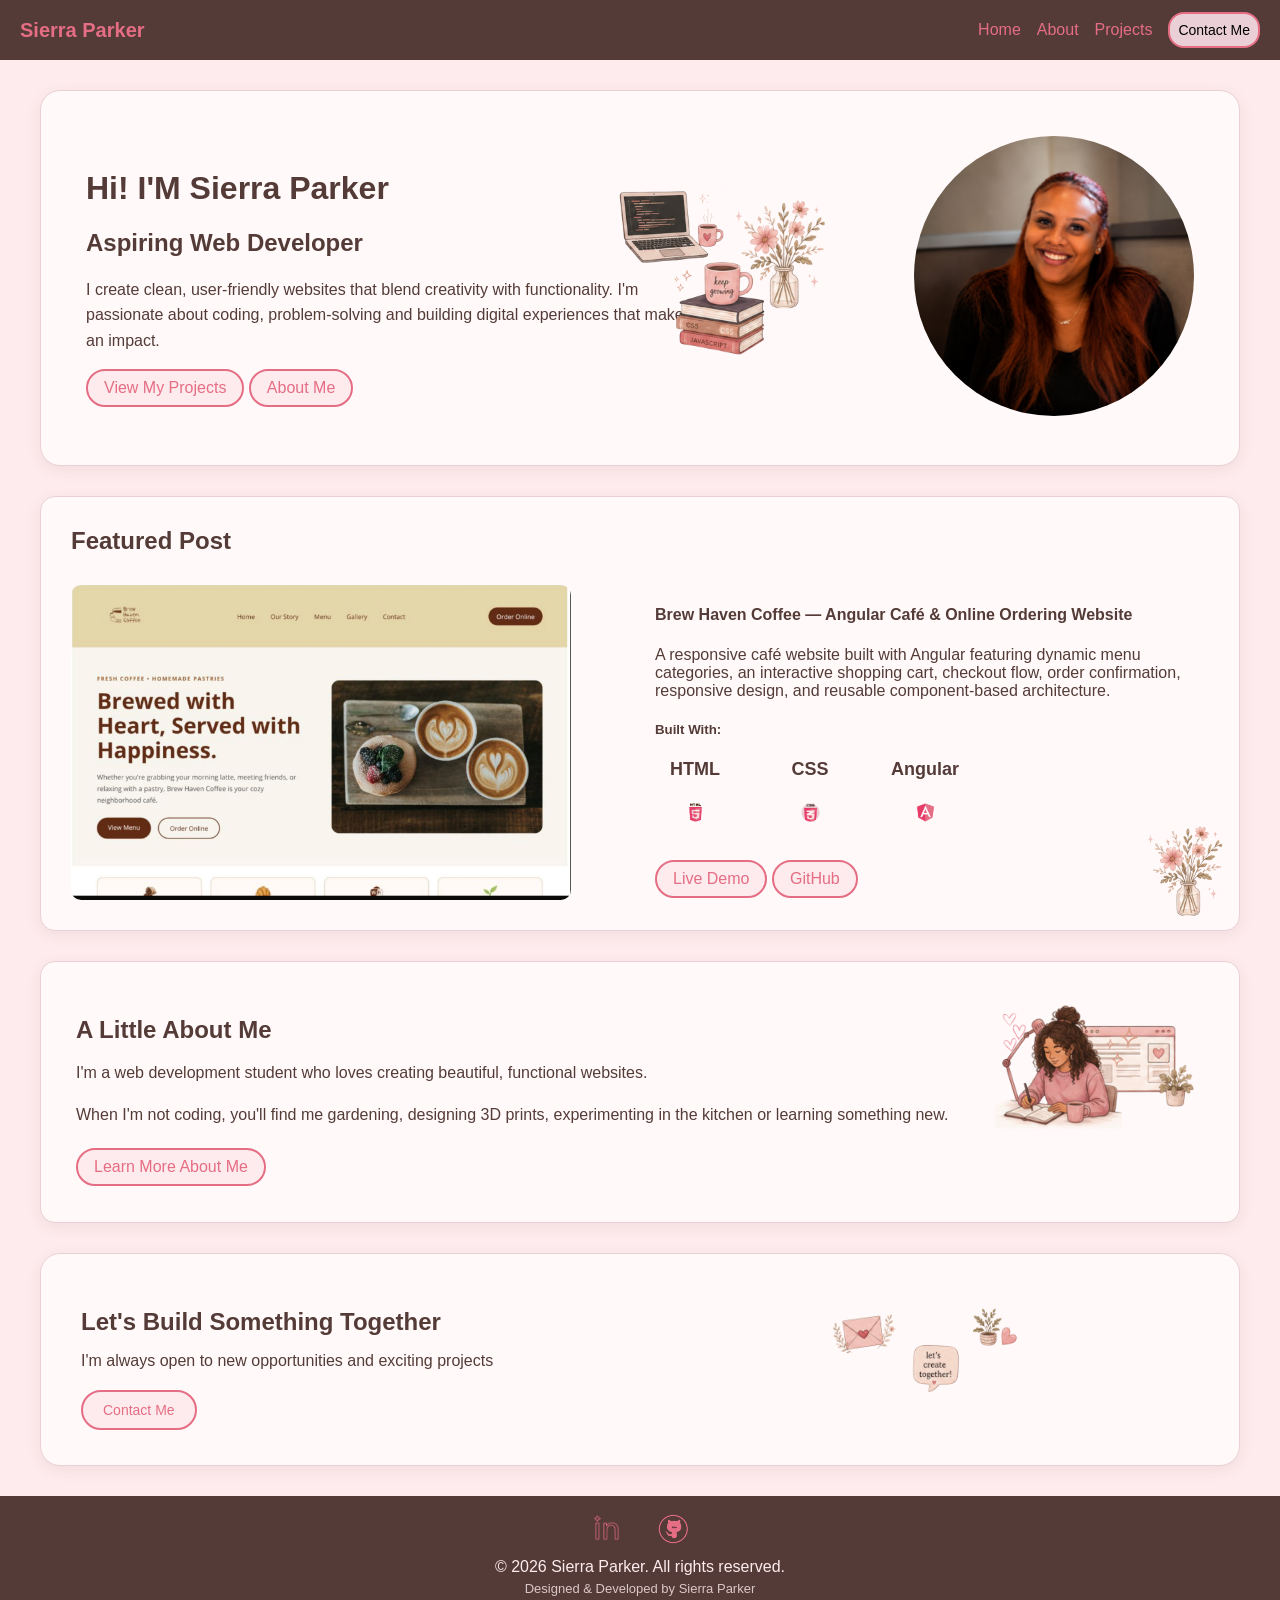
<file: index.html>
<!DOCTYPE html>
<html lang="en">

<head>
    <meta charset="UTF-8">
    <meta name="viewport" content="width=device-width, initial-scale=1.0">
    <title>Sierra's Portfolio</title>
    <link rel="stylesheet" href="css/style.css">
    <link rel="stylesheet" href="css/responsive.css">
</head>

<body>
    <nav class="navbar">
        <div class="logo">
            <a href="index.html">Sierra Parker</a>
        </div>
        <div class="nav-links">
            <a href="index.html">Home</a>
            <a href="about.html">About</a>
            <a href="projects.html">Projects</a>
            <button id="contactBtn">Contact Me</button>
        </div>
    </nav>
    <div id="contactPanel" class="contact-panel">
        <button id="closePanel">&times;</button>
        <h3>Lets work together!!!</h3>
        <p>I'd love to bring your ideas to life.</p>
        <p>
            Email:
            <a href="mailto:parkersierra28@gmail.com">
                parkersierra28@gmail.com
            </a>
        </p>
        <div class="social-links">
            <p>Connect With Me Online:</p>
            <a class="socials" href="https://linkedin.com/in/sierralparker" target="_blank">
                <img src="assets/page-illustration/linked-in.png" alt="">
            </a>

            <a class="socials" href="https://github.com/Siiierraaaaaa" target="_blank">
                <img src="assets/page-illustration/github.png" alt="">
            </a>
        </div>


        <p>Have a project in mind? Send me a message below or email me directly. I typically respond within 24–48 hours.
        </p>
        <form class="contact-form" action="https://formspree.io/f/xqpzdqqo" method="POST">
            <input type="hidden" name="_next" value="https://sierra-portfolio-puce.vercel.app/">
            <label for="name">Name</label>
            <input type="text" id="name" name="name" placeholder="Your name" required>

            <label for="email">Email</label>
            <input type="email" id="email" name="email" placeholder="Your email" required>

            <label for="message">Message</label>
            <textarea id="message" name="message" placeholder="Tell me about your project..." rows="5"
                required></textarea>

            <button type="submit">Send Message</button>

        </form>
    </div>
    <div class="intro-section">
        <div class="welcome-post">
            <h1>Hi! I'M Sierra Parker</h1>
            <h2> Aspiring Web Developer</h2>
            <p>I create clean, user-friendly websites that blend creativity with functionality. I'm passionate about
                coding, problem-solving and building digital experiences that make an impact.</p>
            <a href="projects.html" target="_blank" class="btn">
                View My Projects
            </a>
            <a href="about.html" target="_blank" class="btn">
                About Me
            </a>

        </div>

        <div class="img">
            <img src="assets/sierra-headshot.PNG" alt="Sierra Parker Headshot" class="profile-pic">
        </div>
        <div class="hero-illustrations">
            <img src="assets/page-illustration/hero-dev.png" alt="" class="hero-illustration hero-dev">
            <img src="assets/page-illustration/hero-flowers.png" alt="" class="hero-illustration hero-flowers">
            <img src="assets/page-illustration/hero-books.png" alt="" class="hero-illustration hero-books">
        </div>

    </div>
    <div class="featured">

        <div class="featured-card">

            <div class="featured-title">
                <h2>Featured Post</h2>
            </div>
            <img src="assets/Brew-Haven-Coffee.png" alt="Screenshot of the Brew Haven Coffee website">

            <div class="featured-description">
                <h4>Brew Haven Coffee — Angular Café & Online Ordering Website</h4>

                <p>
                    A responsive café website built with Angular featuring dynamic menu categories, an interactive
                    shopping cart, checkout flow, order confirmation, responsive design, and reusable component-based
                    architecture.
                </p>

                <h5>Built With:</h5>

                <div class="featured-technologies">

                    <div class="featured-technology">
                        <span>HTML</span>
                        <img src="assets/icons/html-icon.png" alt="HTML">
                    </div>

                    <div class="featured-technology">
                        <span>CSS</span>
                        <img src="assets/icons/css-icon.png" alt="CSS">
                    </div>

                    <div class="featured-technology">
                        <span>Angular</span>
                        <img src="assets/icons/angular-icon.png" alt="JavaScript">
                    </div>

                </div>
                <div class="featured-illustration">
                    <img src="assets/page-illustration/hero-flowers.png" alt="">
                </div>

                <div class="featured-links">

                    <a href="https://brew-haven-mu-red.vercel.app/" target="_blank" class="btn">
                        Live Demo
                    </a>
                    <a href="https://github.com/Siiierraaaaaa/Brew-Haven" target="_blank" class="btn">
                        GitHub
                    </a>
                </div>
            </div>
        </div>
    </div>
    <div class="about-me">
        <h2>A Little About Me</h2>
        <p>I'm a web development student who loves creating beautiful, functional websites.</p>
        <p>When I'm not coding, you'll find me gardening, designing 3D prints, experimenting in the kitchen or learning
            something new.</p>
        <a href="about.html" target="_blank" class="btn">
            Learn More About Me
            <div class="about-illustrations">
                <img src="assets/page-illustration/about-desk.png" alt="" class="about-desk">
                <img src="assets/page-illustration/about-browser.png" alt="" class="about-browser">
                <img src="assets/page-illustration/about-me.png" alt="" class="about-me-img">
            </div>
        </a>
    </div>

    <div class="contact-me">
        <h2>Let's Build Something Together</h2>
        <p>I'm always open to new opportunities and exciting projects</p>
        <button id="contactBtn2">Contact Me</button>
        <div class="contact-illustrations">
            <img src="assets/page-illustration/contact-envelope.png" alt="" class="contact-envelope">
            <img src="assets/page-illustration/contact-speech.png" alt="" class="contact-speech">
            <img src="assets/page-illustration/contact-plant.png" alt="" class="contact-plant">
        </div>
    </div>

    <footer>
        <div class="social-links">

            <a class="socials" href="https://linkedin.com/in/sierralparker" target="_blank">
                <img src="assets/page-illustration/linked-in.png" alt="LinkedIn">
            </a>

            <a class="socials" href="https://github.com/Siiierraaaaaa" target="_blank">
                <img src="assets/page-illustration/github.png" alt="GitHub">
            </a>

        </div>

        <p>&copy; 2026 Sierra Parker. All rights reserved.</p>

        <p class="footer-credit">
            Designed & Developed by Sierra Parker
        </p>
    </footer>

    <script src="js/app.js"></script>
</body>

</html>
</file>
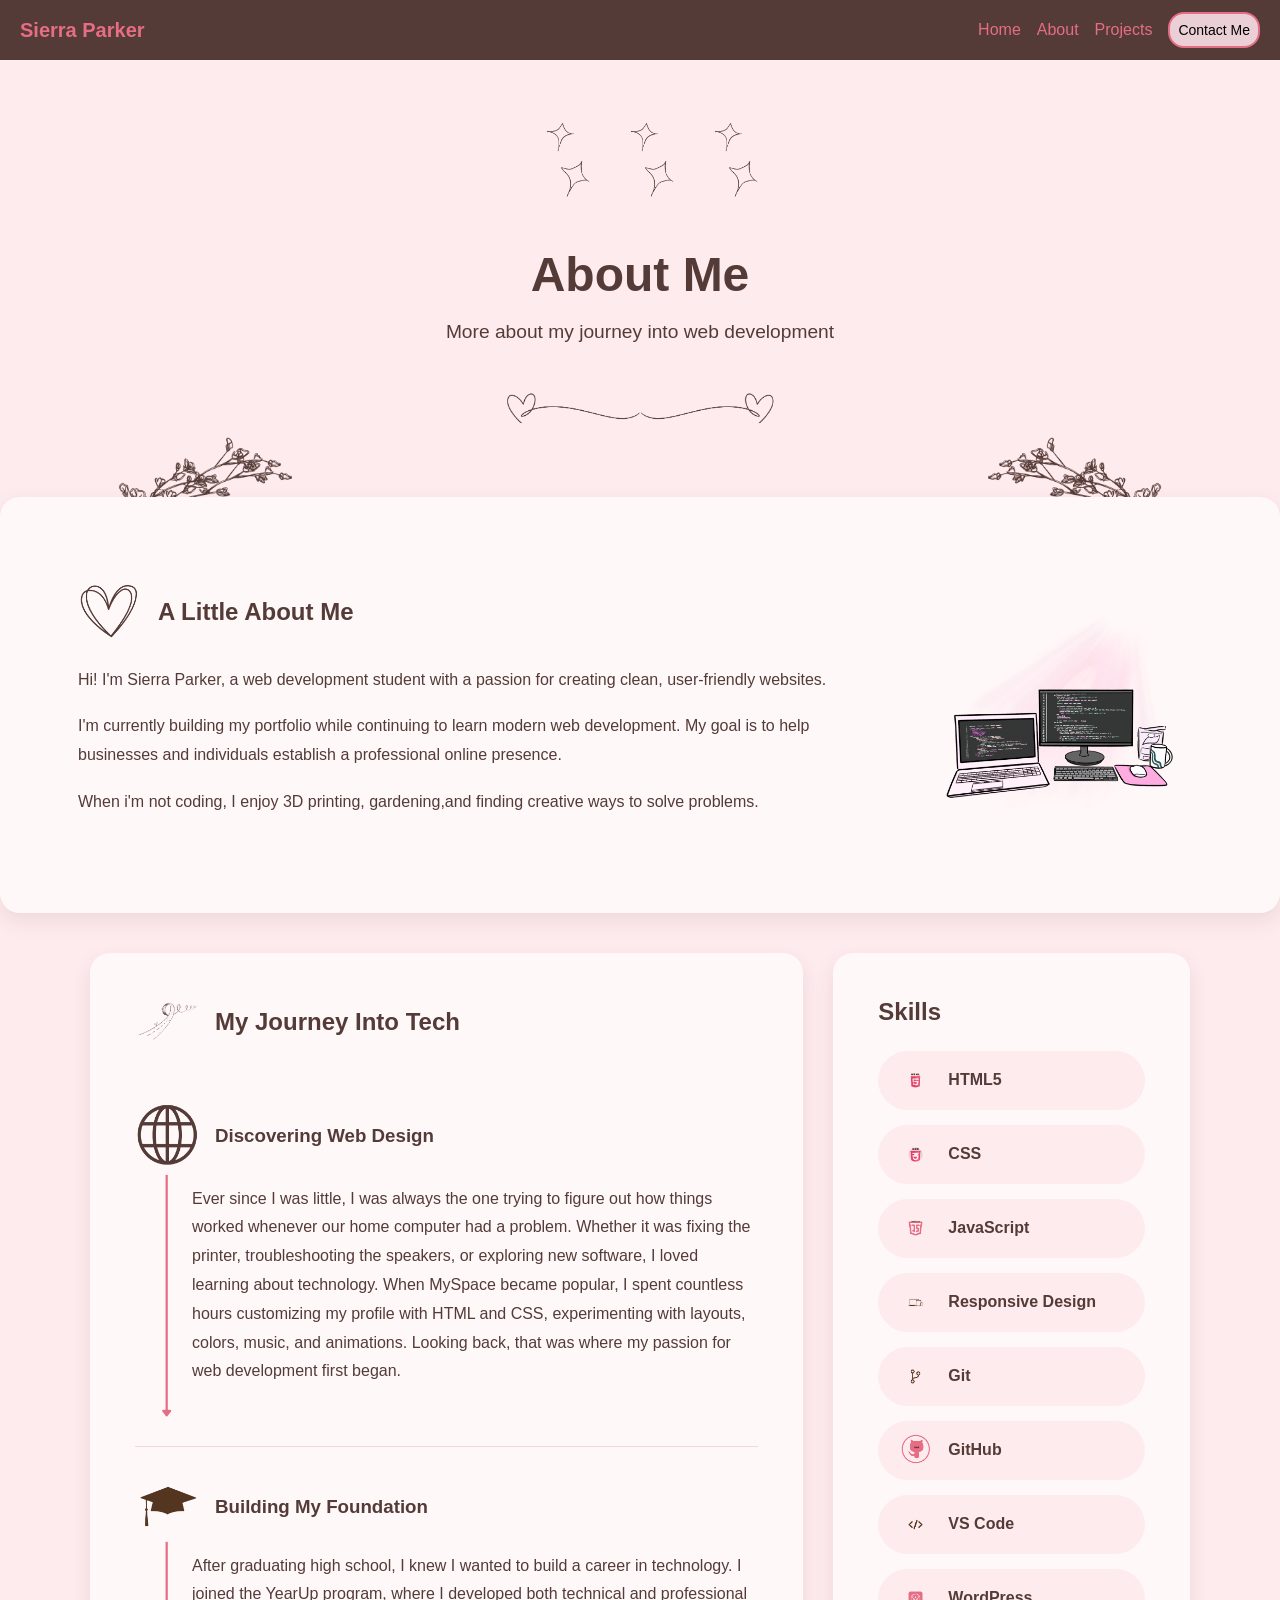
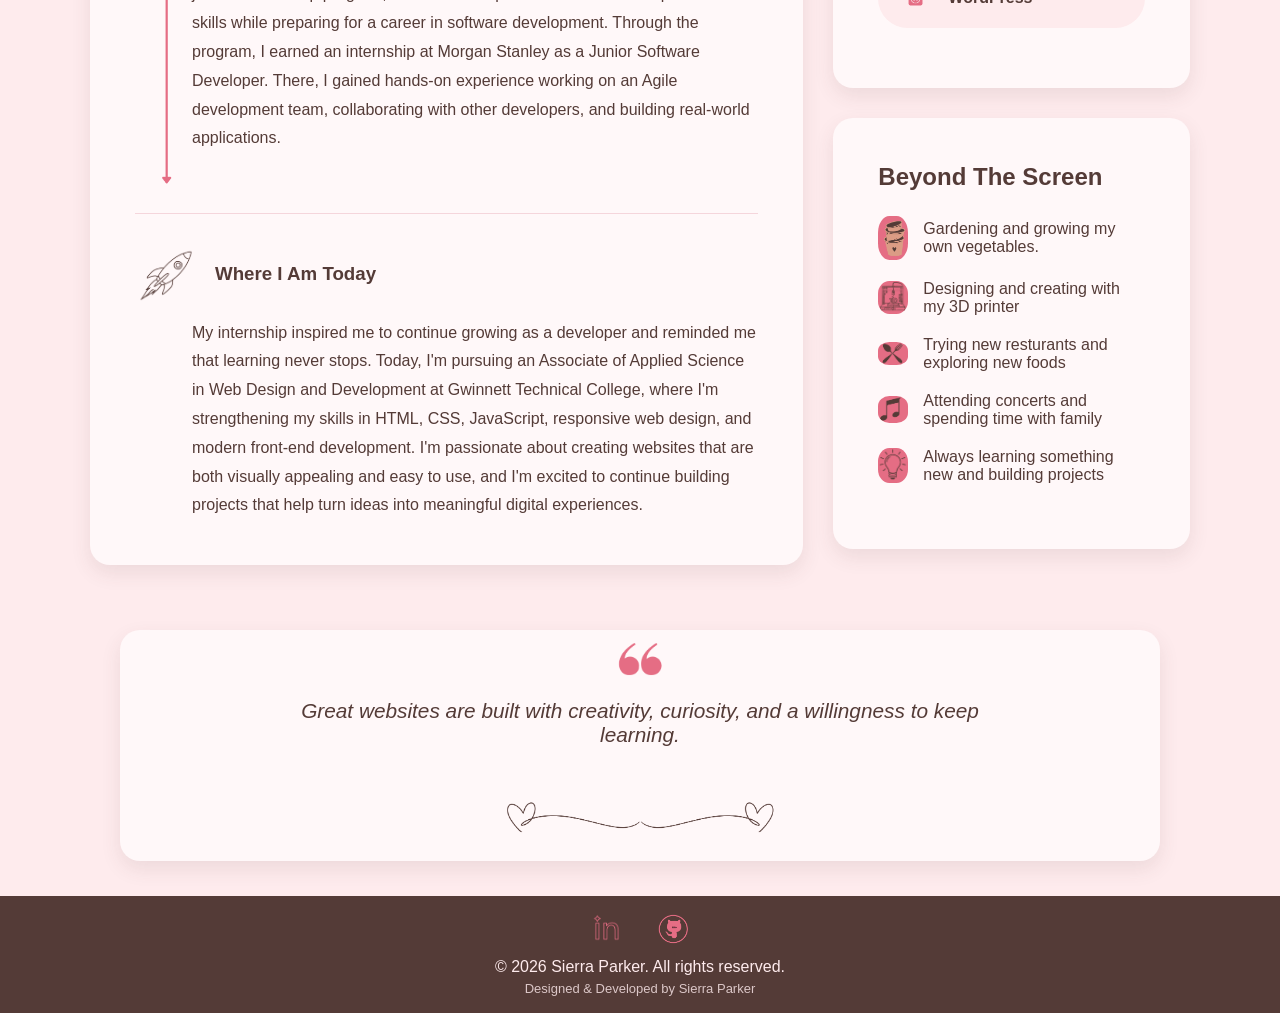
<file: about.html>
<!DOCTYPE html>
<html lang="en">

<head>
    <meta charset="UTF-8">
    <meta name="viewport" content="width=device-width, initial-scale=1.0">
    <title>About Me</title>
    <link rel="stylesheet" href="css/style.css">
    <link rel="stylesheet" href="css/responsive.css">
</head>

<body>
    <nav class="navbar">
        <div class="logo">
            <a href="index.html">Sierra Parker</a>
        </div>
        <div class="nav-links">
            <a href="index.html">Home</a>
            <a href="about.html">About</a>
            <a href="projects.html">Projects</a>
            <button id="contactBtn">Contact Me</button>
        </div>
    </nav>
    <div id="contactPanel" class="contact-panel">
        <button id="closePanel">&times;</button>
        <h3>Lets work together!!!</h3>
        <p>I'd love to bring your ideas to life.</p>
        <p>
            Email:
            <a href="mailto:parkersierra28@gmail.com">
                parkersierra28@gmail.com
            </a>
        </p>
        <div class="social-links">
            <p>Connect With Me Online:</p>
            <a class="socials" href="https://linkedin.com/in/sierralparker" target="_blank">
                <img src="assets/page-illustration/linked-in.png" alt="">
            </a>

            <a class="socials" href="https://github.com/Siiierraaaaaa" target="_blank">
                <img src="assets/page-illustration/github.png" alt="">
            </a>
        </div>

        <p>Have a project in mind? Send me a message below or email me directly. I typically respond within 24–48 hours.
        </p>
        <form class="contact-form" action="https://formspree.io/f/xqpzdqqo" method="POST">
            <input type="hidden" name="_next" value="https://sierra-portfolio-puce.vercel.app/">
            <label for="name">Name</label>
            <input type="text" id="name" name="name" placeholder="Your name" required>

            <label for="email">Email</label>
            <input type="email" id="email" name="email" placeholder="Your email" required>

            <label for="message">Message</label>
            <textarea id="message" name="message" placeholder="Tell me about your project..." rows="5"
                required></textarea>

            <button type="submit">Send Message</button>

        </form>
    </div>
    <main>
        <section class="about-header">
            <img src="assets/page-illustration/twinkles.png" class="sparkle" alt="">
            <img src="assets/page-illustration/twinkles.png" class="sparkle" alt="">
            <img src="assets/page-illustration/twinkles.png" class="sparkle" alt="">
            <h1>About Me</h1>
            <p>More about my journey into web development</p>
            <img src="assets/page-illustration/heartline.png" class="heart-divider" alt="">
        </section>

        <img src="assets/page-illustration/floweroutline.png" class="flower-illustration"
            alt="Decorative flower illustration">
        <img src="assets/page-illustration/floweroutline-right.png" class="flower-illustrations"
            alt="Decorative flower illustration">

        <section class="card">
            <div class="intro-card">

                <div class="intro-text">

                    <div class="icon-title">
                        <img src="assets/page-illustration/heart.png" class="timeline-icon" alt="Heart illustration">

                        <h2>A Little About Me</h2>
                    </div>

                    <p>Hi! I'm Sierra Parker, a web development student with a passion for creating clean, user-friendly
                        websites.</p>
                    <p>I'm currently building my portfolio while continuing to learn modern web development. My goal is
                        to
                        help
                        businesses and individuals establish a professional online presence.</p>
                    <p>When i'm not coding, I enjoy 3D printing, gardening,and finding creative ways to solve problems.
                    </p>

                </div>

                <img src="assets/page-illustration/codingsetup.png" class="hero-image"
                    alt="Computer setup with coding on screen">

            </div>

        </section>

        <div class="layout-grid">
            <section class="card journey-card">
                <div class="icon-title">
                    <img src="assets/page-illustration/journey.png" class="timeline-icon" alt="">
                    <h2>My Journey Into Tech</h2>
                </div>

                <div class="journey-bio">

                    <div class="journey-icon">
                        <img src="assets/page-illustration/worldwideweb.png" class="timeline-icon" alt="">
                        <h3>Discovering Web Design</h3>
                    </div>

                    <div class="journey-content">

                        <p>Ever since I was little, I was always the one trying to figure out how things worked whenever
                            our home computer had a problem. Whether it was fixing the printer, troubleshooting the
                            speakers, or exploring new software, I loved learning about technology. When MySpace became
                            popular, I
                            spent countless hours customizing my profile with HTML and CSS, experimenting with layouts,
                            colors, music, and animations. Looking back, that was where my passion for web development
                            first began.</p>
                    </div>

                    <img src="assets/page-illustration/arrow.png" class="timeline-arrow" alt="">

                </div>

                <div class="journey-bio">

                    <div class="journey-icon">
                        <img src="assets/page-illustration/cap.png" class="timeline-icon" alt="">
                        <h3>Building My Foundation</h3>
                    </div>

                    <div class="journey-content">

                        <p>After graduating high school, I knew I wanted to build a career in technology. I joined the
                            YearUp program, where I developed both technical and professional skills while preparing for
                            a
                            career in software development. Through the program, I earned an internship at Morgan
                            Stanley as a
                            Junior Software Developer. There, I gained hands-on experience working on an Agile
                            development
                            team, collaborating with other developers, and building real-world applications.</p>
                    </div>
                    <img src="assets/page-illustration/arrow.png" class="timeline-arrow" alt="">
                </div>
                <div class="journey-bio">

                    <div class="journey-icon">
                        <img src="assets/page-illustration/rocket.png" class="timeline-icon" alt="">
                        <h3>Where I Am Today</h3>
                    </div>

                    <div class="journey-content">

                        <p>My internship inspired me to continue growing as a developer and reminded me that learning
                            never
                            stops. Today, I'm pursuing an Associate of Applied Science in Web Design and Development at
                            Gwinnett
                            Technical College, where I'm strengthening my skills in HTML, CSS, JavaScript, responsive
                            web
                            design, and modern front-end development. I'm passionate about creating websites that are
                            both
                            visually appealing and easy to use, and I'm excited to continue building projects that help
                            turn
                            ideas into meaningful digital experiences.</p>
                    </div>


                </div>
            </section>
            <div class="sidebar">
                <section class="card skills-card">
                    <div class="icon-title">
                        <h2>Skills</h2>
                    </div>

                    <ul class="skills-list">

                        <li>
                            <img src="assets/icons/html-icon.png" alt="HTML5">
                            <span>HTML5</span>
                        </li>

                        <li>
                            <img src="assets/icons/css-icon.png" alt="CSS">
                            <span>CSS</span>
                        </li>

                        <li>
                            <img src="assets/icons/JS-icon.png" alt="JavaScript">
                            <span>JavaScript</span>
                        </li>

                        <li>
                            <img src="assets/icons/responsive.png" alt="Responsive Design">
                            <span>Responsive Design</span>
                        </li>

                        <li>
                            <img src="assets/icons/git.png" alt="Git">
                            <span>Git</span>
                        </li>

                        <li>
                            <img src="assets/page-illustration/github.png" alt="GitHub">
                            <span>GitHub</span>
                        </li>

                        <li>
                            <img src="assets/icons/vs-code.png" alt="VS Code">
                            <span>VS Code</span>
                        </li>

                        <li>
                            <img src="assets/icons/wp-icon.png" alt="WordPress">
                            <span>WordPress</span>
                        </li>

                    </ul>
                </section>

                <section class="card hobbies-card">
                    <div class="icon-title">
                        <h2>Beyond The Screen</h2>
                    </div>


                    <div class="hobby">
                        <img src="assets/page-illustration/plantpots.png" class="hobby-icon"
                            alt="Three plant pots stacked">
                        <p>Gardening and growing my own vegetables.</p>
                    </div>

                    <div class="hobby">
                        <img src="assets/page-illustration/3dprinter.png" class="hobby-icon"
                            alt="3D Printer with 3D word">
                        <p>Designing and creating with my 3D printer</p>
                    </div>

                    <div class="hobby">
                        <img src="assets/page-illustration/spoon-fork.png" class="hobby-icon" alt="Fork and spoon">
                        <p>Trying new resturants and exploring new foods</p>
                    </div>

                    <div class="hobby">
                        <img src="assets/page-illustration/music-note.png" class="hobby-icon" alt="Music note">
                        <p>Attending concerts and spending time with family</p>
                    </div>

                    <div class="hobby">
                        <img src="assets/page-illustration/lightbulb.png" class="hobby-icon" alt="Light bulb">
                        <p>Always learning something new and building projects</p>
                    </div>

                </section>

            </div>


        </div>



        <section class="card quote-card">
            <img src="assets/page-illustration/quotemarks.png" class="quote-icon " alt="quotation marks">
            <p>Great websites are built with creativity, curiosity, and a willingness to keep learning.</p>
            <img src="assets/page-illustration/heartline.png" class="heart-divider" alt="Heartline divider">

        </section>
    </main>

    <footer>
        <div class="social-links">

            <a class="socials" href="https://linkedin.com/in/sierralparker" target="_blank">
                <img src="assets/page-illustration/linked-in.png" alt="LinkedIn">
            </a>

            <a class="socials" href="https://github.com/Siiierraaaaaa" target="_blank">
                <img src="assets/page-illustration/github.png" alt="GitHub">
            </a>

        </div>

        <p>&copy; 2026 Sierra Parker. All rights reserved.</p>

        <p class="footer-credit">
            Designed & Developed by Sierra Parker
        </p>
    </footer>
    <script src="js/app.js"></script>
</body>

</html>
</file>
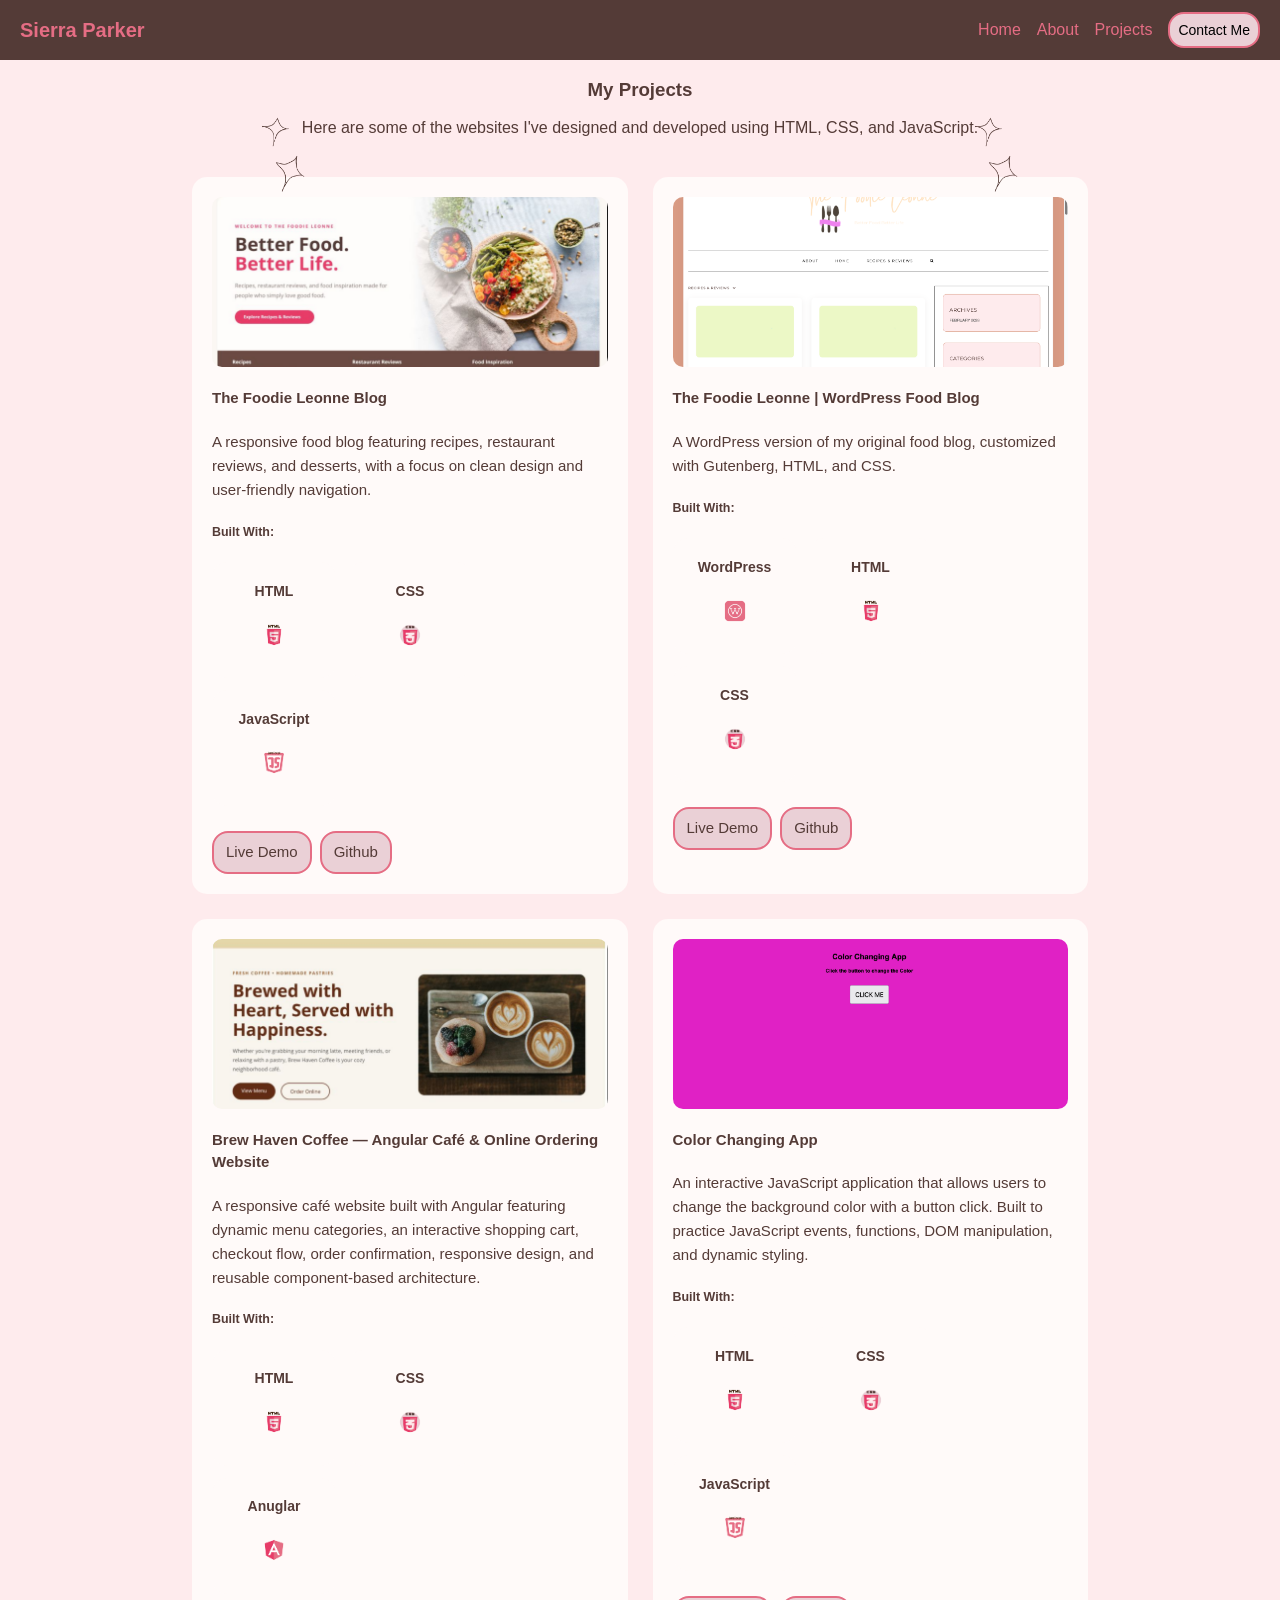
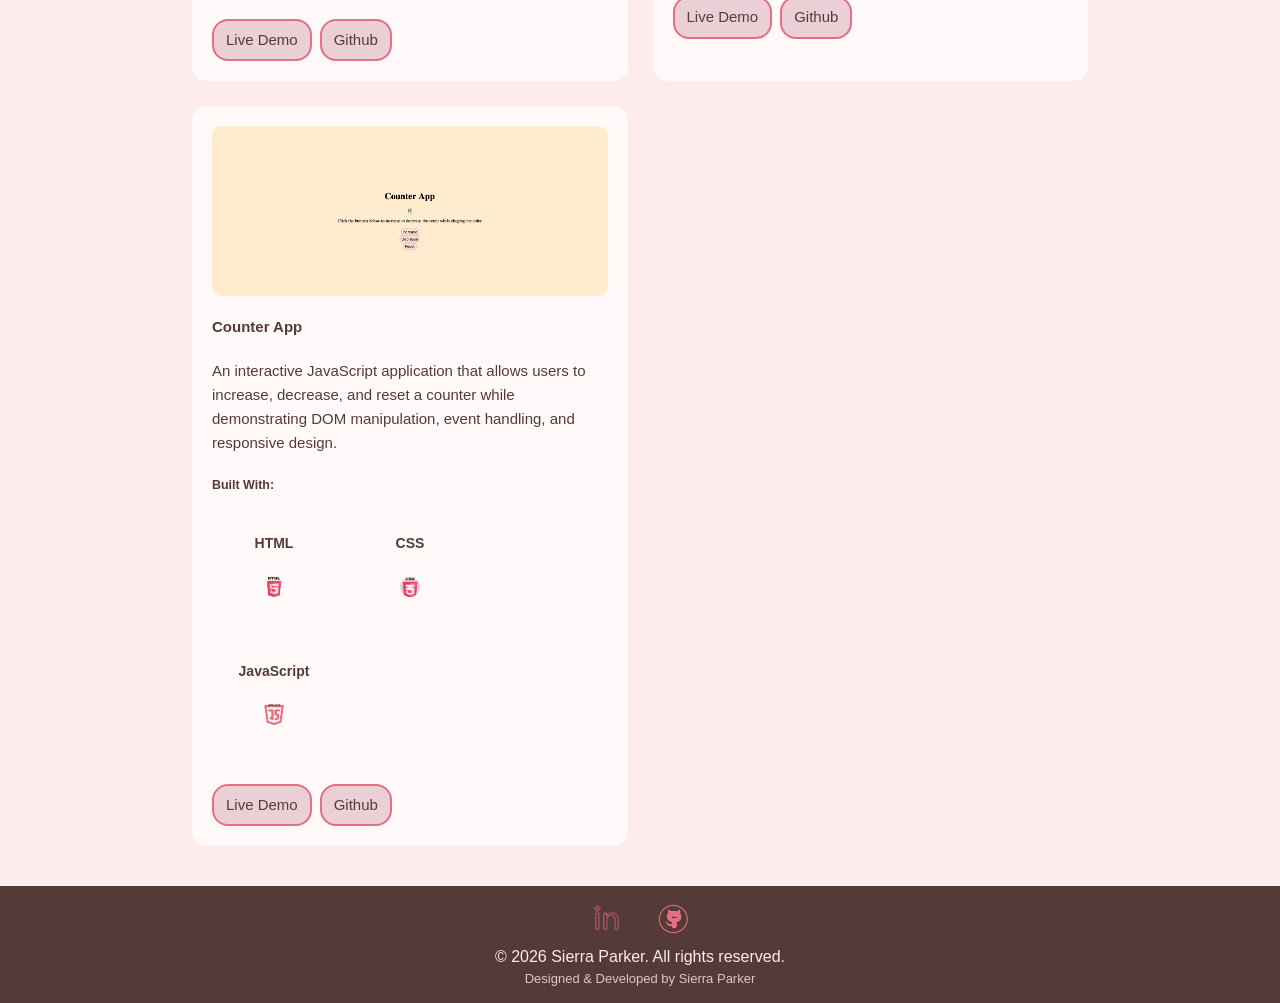
<file: projects.html>
<!DOCTYPE html>
<html lang="en">

<head>
    <meta charset="UTF-8">
    <meta name="viewport" content="width=device-width, initial-scale=1.0">
    <title>Projects</title>
    <link rel="stylesheet" href="css/style.css">
    <link rel="stylesheet" href="css/responsive.css">
</head>

<body>
    <nav class="navbar">
        <div class="logo">
            <a href="index.html">Sierra Parker</a>
        </div>
        <div class="nav-links">
            <a href="index.html">Home</a>
            <a href="about.html">About</a>
            <a href="projects.html">Projects</a>
            <button id="contactBtn">Contact Me</button>
        </div>
    </nav>
    <div id="contactPanel" class="contact-panel">
        <button id="closePanel">&times;</button>
        <h3>Lets work together!!!</h3>
        <p>I'd love to bring your ideas to life.</p>
        <p>
            Email:
            <a href="mailto:parkersierra28@gmail.com">
                parkersierra28@gmail.com
            </a>
        </p>
        <div class="social-links">
            <p>Connect With Me Online:</p>
            <a class="socials" href="https://linkedin.com/in/sierralparker" target="_blank">
                <img src="assets/page-illustration/linked-in.png" alt="">
            </a>

            <a class="socials" href="https://github.com/Siiierraaaaaa" target="_blank">
                <img src="assets/page-illustration/github.png" alt="">
            </a>
        </div>
        <p>Have a project in mind? Send me a message below or email me directly.  I typically respond within 24–48 hours.
        </p>
        <form class="contact-form" action="https://formspree.io/f/xqpzdqqo" method="POST">
            <input type="hidden" name="_next" value="https://sierra-portfolio-puce.vercel.app/">
            <label for="name">Name</label>
            <input type="text" id="name" name="name" placeholder="Your name" required>

            <label for="email">Email</label>
            <input type="email" id="email" name="email" placeholder="Your email" required>

            <label for="message">Message</label>
            <textarea id="message" name="message" placeholder="Tell me about your project..." rows="5"
                required></textarea>

            <button type="submit">Send Message</button>

        </form>
    </div>
    <div class="projects-intro">
        <img src="assets/page-illustration/twinkles.png" class="sparkle-left" alt="">
        <img src="assets/page-illustration/twinkles.png" class="sparkle-right" alt="">
        <h3>My Projects</h3>
        <p>Here are some of the websites I've designed and developed using HTML, CSS, and JavaScript.</p>




    </div>

    <div class="projects">
    </div>


     <footer>
        <div class="social-links">

            <a class="socials" href="https://linkedin.com/in/sierralparker" target="_blank">
                <img src="assets/page-illustration/linked-in.png" alt="LinkedIn">
            </a>

            <a class="socials" href="https://github.com/Siiierraaaaaa" target="_blank">
                <img src="assets/page-illustration/github.png" alt="GitHub">
            </a>

        </div>

        <p>&copy; 2026 Sierra Parker. All rights reserved.</p>

        <p class="footer-credit">
            Designed & Developed by Sierra Parker
        </p>
    </footer>
    <script src="js/app.js"></script>
</body>

</html>
</file>
<file: css/style.css>
/* Color Palette:
#DB9C85
Background → #FEEBED
Text → #543B37
Buttons → #E73B68
Hover Effects → #E56D84#*/

body {
    font-family: 'Arial', sans-serif;
    background-color: #FEEBED;
    color: #543B37;
    margin: 0;
    padding: 0;
}

/* NAV BAR, LOGO, AND FOOTER */


.logo a {
    color: #E56D84;
    font-size: 20px;
    font-weight: bold;
    text-decoration: none;
}


.nav-links {
    display: flex;
    align-items: center;
    gap: 16px;
}


.navbar {
    display: flex;
    justify-content: space-between;
    align-items: center;

    padding: 12px 20px;

    background-color: #543B37;
    color: #FEEBED;

    position: sticky;
    top: 0;
    z-index: 1000;
}


.navbar a:hover {
    background-color: #EAD0D6;
}


.navbar a {
    color: #E56D84;
    text-decoration: none;
}



footer {
    text-align: center;
    padding: 12px 20px;
    background-color: #543B37;
    color: #FEEBED;
}

footer a {
    color: #E56D84;
    text-decoration: none;
    padding: 5px 10px;
}

footer a:hover {
    background-color: #EAD0D6;
}

.socials img {
    width: 35px;
    height: 35px;
    object-fit: contain;
}

.socials {
    text-decoration: none;
}

.social-links {
    display: flex;
    justify-content: center;
    align-items: center;
    gap: 12px;
    margin-bottom: 5px;
}

footer p {
    margin: 5px 0;
}

.footer-credit {
    font-size: 13px;
    opacity: 0.8;
}

/* HOMEPAGE */
/* HOMEPAGE */

/* =========================
   HOMEPAGE CARDS
   ========================= */

/* HERO CARD */

.intro-section {
    display: flex;
    justify-content: space-between;
    align-items: center;
    gap: 40px;

    margin: 30px 40px;
    padding: 45px;

    background-color: #fffaf9;
    border: 1px solid #EAD0D6;
    border-radius: 20px;

    box-shadow: 0 4px 15px rgba(84, 59, 55, 0.08);
}

.intro-section p {
    max-width: 600px;
    line-height: 1.6;
}

.profile-pic {
    width: 280px;
    height: 280px;
    border-radius: 50%;
    object-fit: cover;
}
.intro-section a {
    display: inline-block;

    background-color: #FEEBED;
    color: #E56D84;

    border: 2px solid #E56D84;
    border-radius: 20px;

    padding: 8px 16px;

    text-decoration: none;
    cursor: pointer;
}

.intro-section a:hover {
    background-color: #EAD0D6;
}

/* =========================
   FEATURED POST CARD
   ========================= */
.featured-card {
    display: grid;
    grid-template-columns: 1fr 1fr;
    gap: 30px;
    padding: 30px;
    border-radius: 15px;
    background-color: #fffaf9;
    border: 1px solid #EAD0D6;
    border-radius: 20px;

    box-shadow: 0 4px 15px rgba(84, 59, 55, 0.08);
}
.featured a {
    display: inline-block;

    background-color: #FEEBED;
    color: #E56D84;

    border: 2px solid #E56D84;
    border-radius: 20px;

    padding: 8px 16px;

    text-decoration: none;
    cursor: pointer;
}

.featured a:hover {
    background-color: #EAD0D6;
}
.featured-title {
    grid-column: 1 / -1;
}

.featured-title h2 {
    margin: 0;
}
.featured-card img {
    width: 100%;
    border-radius: 10px;
}

.feature-description {
    align-self: center;
}
.featured {
    margin: 30px 40px;
}
/* 
/* =========================================
   FEATURED POST TECHNOLOGIES
   ========================================= */

.featured-technologies {
    display: flex;
    align-items: flex-start;
    justify-content: flex-start;
    gap: 35px;

    margin: 20px 0 25px;
    width: 100%;
}

.featured-technology {
    display: flex;
    flex-direction: column;
    align-items: center;
    justify-content: flex-start;

    width: 80px;
    text-align: center;
}

.featured-technology span {
    font-size: 18px;
    font-weight: bold;
    margin-bottom: 10px;
}

.featured-technology img {
    width: 45px;
    height: 45px;

    object-fit: contain;
    display: block;
}




/* =========================
   ABOUT ME CARD
   ========================= */

.about-me {
    margin: 30px 40px;
    padding: 35px 40px;

    background-color: #fffaf9;
    border: 1px solid #EAD0D6;
    border-radius: 20px;

    box-shadow: 0 4px 15px rgba(84, 59, 55, 0.08);
}

.about-me h2 {
    margin-bottom: 15px;
}

.about-me p {
    line-height: 1.6;
    margin-bottom: 10px;
}

.about-me .btn {
    display: inline-block;
    margin-top: 10px;
}

.about-me a {
    display: inline-block;

    background-color: #FEEBED;
    color: #E56D84;

    border: 2px solid #E56D84;
    border-radius: 20px;

    padding: 8px 16px;

    text-decoration: none;
    cursor: pointer;
}

.about-me a:hover {
    background-color: #EAD0D6;
}
/* =========================
   LET'S BUILD SOMETHING
   ========================= */

.contact-me {
    margin: 30px 40px;
    padding: 35px 40px;

    background-color: #fffaf9;
    border: 1px solid #EAD0D6;
    border-radius: 20px;

    box-shadow: 0 4px 15px rgba(84, 59, 55, 0.08);
}

.contact-me h2 {
    margin-bottom: 15px;
}

.contact-me p {
    margin-bottom: 20px;
}

.contact-me button {
    background-color: #FEEBED;
    color: #E56D84;

    border: 2px solid #E56D84;
    border-radius: 20px;

    padding: 10px 20px;

    cursor: pointer;
}

.contact-me button:hover {
    background-color: #EAD0D6;
}

.contact-me button:hover {
    background-color: #EAD0D6;
}

.contact-me button {
    background-color: #FEEBED;
    color: #E56D84;
    border: 2px solid #E56D84;
    border-radius: 20px;
    padding: 10px 20px;
    cursor: pointer;
}

.contact-me button:hover {
    background-color: #EAD0D6;
}
/* =========================================
   HOMEPAGE ILLUSTRATIONS
========================================= */

.hero-illustration,
.featured-illustration img,
.about-illustrations img,
.contact-illustrations img {
    object-fit: contain;
}




/* HERO ILLUSTRATIONS
=========================================  */

.intro-section {
    position: relative;
    overflow: hidden;
}

.hero-illustrations {
    position: absolute;

    /* space between text and profile picture */
    right: 475px;
    /* left: 580px; */
    top: 50%;

    transform: translateY(-50%);

    width: 180px;
    height: 130px;

    z-index: 1;
}

.hero-illustration {
    position: absolute;
    object-fit: contain;

    border: none;
    border-radius: 0;
    margin: 0;
}


/* First illustration */

.hero-dev {
    width: 170px;
    left: 0;
    bottom: 35px;
}


/* Second illustration */

.hero-flowers {
    width: 180px;
    left: 105px;
    bottom: 0;
}


/* Third illustration */

.hero-books {
    width: 175px;
    left: 45px;
    bottom: 4;
}

/* =========================================
   FEATURED POST
========================================= */

.featured {
    margin: 30px 40px;
}

.featured-card {
    position: relative;
    display: grid;
    grid-template-columns: 1fr 1fr;
    gap: 30px;

    padding: 30px;

    background-color: #fffaf9;
    border-radius: 15px;

    overflow: hidden;
}

/* Featured Post heading */

.featured-title {
    grid-column: 1 / -1;
}

.featured-title h2 {
    margin: 0;
}


/* Featured project image */

.featured-card > img {
    width: 100%;
    max-width: 500px;
    height: auto;

    border-radius: 10px;
    display: block;
}


/* Featured description */

.feature-description {
    align-self: center;
    position: relative;
    z-index: 2;
}
.featured-card {
    position: relative;
    overflow: hidden;
}





/* Small decorative flower */

.featured-illustration {
    position: absolute;

    right: 180px;
    bottom: 15px;

    width: 100px;
    height: 120px;

    z-index: 1;
}

.featured-illustration img {
    width: 450px;
    height: 150px;
    /* left: 10%; */
}
/* =========================================
   ABOUT ME CARD
========================================= */

.about-me {
    position: relative;

    margin: 30px 40px;
    padding: 35px;

    background-color: #fffaf9;
    border-radius: 15px;

    overflow: hidden;

    min-height: 190px;
}

/* .about-me > *:not(.about-illustrations) {
    position: relative;
    z-index: 2;
} */
.about-me {
    position: relative;
    overflow: hidden;
}

.about-illustrations {
    position: absolute;

    right: 35px;
    top: 50%;
    transform: translateY(-50%);

    width: 250px;
    height: 150px;

    z-index: 1;
}

.about-illustrations img {
    position: absolute;

    object-fit: contain;

    border: none;
    border-radius: 0;
    margin: 0;
}


/* Desk */

.about-desk {
    width: 200px;

    left: 0;
    bottom: 0;
}


/* Browser */

.about-browser {
    width: 200px;

    left: 75px;
    bottom: 5px;
}


/* Person */

.about-me-img {
    width: 200px;

    left: 0;
    bottom: 0;
}

.contact-me {
    position: relative;
    overflow: hidden;
}

.contact-illustrations {
    position: absolute;

    right: 200px;
    top: 50%;

    transform: translateY(-50%);

    width: 230px;
    height: 160px;
    z-index: 1;
}

.contact-illustrations img {
    position: absolute;

    object-fit: contain;

    border: none;
    border-radius: 0;
    margin: 0;
}


/* Envelope */

.contact-envelope {
    width: 110px;

    left: 0;
    bottom: 5;
}


/* Speech bubble */

.contact-speech {
    width: 105px;

    left: 75px;
    top: 35px;
}


/* Plant */

.contact-plant {
    width: 95px;

    right: 0;
    bottom: 5;
}






/* CONTACT PANEL */
.contact-panel {
    position: fixed;
    top: 0;
    right: 0;

    width: 350px;
    height: 100vh;

    background-color: #F5D6DC;

    padding: 30px;
    box-sizing: border-box;

    z-index: 1000;

    transform: translateX(100%);
    transition: transform 0.3s ease;

    overflow-y: auto;
}

.contact-panel.active {
    transform: translateX(0);
}
.contact-panel button {
    width: 40px;
    height: 40px;

    border-radius: 50%;
    border: 2px solid #E73B68;

    background-color: #FEEBED;

    font-size: 20px;
    cursor: pointer;
}
.socials {
    display: inline-flex;
    align-items: center;
    gap: 8px;
}

.socials img {
    width: 35px;
    height: 35px;
    object-fit: contain;
}

.contact-panel a{
    color: inherit;
    text-decoration: none;
    transition: color 0.3s ease;
}
.contact-panel a:hover{
    color: #E56D84;
    text-decoration: none;
}
.contact-form {
    display: flex;
    flex-direction: column;
    gap: 8px;
    margin-top: 25px;
}

.contact-form label {
    font-weight: bold;
    margin-top: 10px;
}

.contact-form input,
.contact-form textarea {
    width: 100%;
    padding: 10px;
    box-sizing: border-box;

    border: 2px solid #E73B68;
    border-radius: 10px;

    background-color: #FEEBED;
    font-family: inherit;
}

.contact-form textarea {
    resize: vertical;
}

.contact-form button {
    padding: 12px 24px;
    background-color: #fcebed;
    border: 2px solid #e73b68;
    border-radius: 10px;
    font-size: 18px;
    cursor: pointer;
    width: auto;
    white-space: nowrap;
}
/* PROJECT PAGE */
.projects-intro{
    text-align: center;
    margin-bottom: 30px;
}

.sparkle-right{
 right: 20%;
 width: 55px;
 position: absolute;
    bottom: 78%;
}
.sparkle-left{
 left: 20%;
 width: 55px;
 position: absolute;
bottom: 78%;
}
.projects {
    display: grid;
    grid-template-columns: repeat(2, 1fr);
    gap: 25px;

    width: 70%;
    max-width: 1100px;
    margin: 40px auto;
}

.project-card {
    display: flex;
    flex-direction: column;

    padding: 20px;
    min-height: 500px;

    background-color: #fffaf9;

    border-radius: 15px;
}

/* MAIN PROJECT IMAGE ONLY */
.project-card > img {
   width: 100%;
    height: 170px;
    object-fit: cover;
    border-radius: 10px;
    margin-bottom: 20px;
}
/* PROJECT INFORMATION */

.project-description {
    width: 100%;
    flex: 1;
    font-size: 15px;
    line-height: 1.5;
}

.project-description h4 {
    margin-top: 0;
}

.project-description p {
    line-height: 1.6;
}

/* TECHNOLOGIES */

.project-technologies {
    display: flex;
    flex-wrap: wrap;
    gap: 12px;
    margin:15px 0 25px;
}

.project-technology {
    width: 100px;
    height:100px;
    display: flex;
    flex-direction: column;
    align-items: center;
    justify-content: center;
    gap: 8px;

    background-color: #fffaf9;
    padding: 8px 12px;
    border-radius: 15px;
}

.project-technology img {
    width: 50px;
    height: 50px;
    object-fit: contain;
    border: none;
    border-radius: 0;
    margin: 0;
}

.project-technology span {
    font-size: 14px;
    font-weight: 600;
    color: #543B37;
    text-align: center;
}

/* BUTTONS */

.project-links {
    display: flex;
    gap: 8px;
    margin-top: 20px;
}

.project-links .btn {
    border: 2px solid #E56D84;
    border-radius: 16px;
    background-color: #EAD0D6;
    padding: 8px 12px;

    color: #543B37;
    text-decoration: none;

    transition: 0.3s;
}

.project-links .btn:hover {
    background-color: #543B37;
    color: #EAD0D6;
    box-shadow: 0 8px 16px #E56D84;
    transform: translateY(-3px);
}


button {
    border: 2px solid #E56D84;
    border-radius: 16px;
    background-color: #EAD0D6;
    padding: 8px;
    font-size: 14px;
    transition-duration: 0.4s;

}

button:hover {
    background-color: #543B37;
    color: #EAD0D6;
    box-shadow: 0 8px 16px #E56D84;
    transform: translateY(4px);
}






   



/* Icons and illustrations */

.hero-image {
    width: 260px;
    height: auto;
    flex-shrink: 0;
}

.timeline-icon {
    width: 65px;
    height: auto;
}

.hobby-icon {
    width: 30px;
    height: auto;
    background-color: #E56D84;
    border-radius: 38%;
}

.sparkle {
    width: 55px;
    margin-left: 25px;
}

.heart-divider {
    width: 280px;
    margin-top: 10px;
    padding: 0px;


}

.quote-icon {
    width: 55px;
}

.flower-illustration {
    width: 300px;
    position: absolute;
    left: 0;
    bottom: 58px;


}

.flower-illustrations {
    width: 300px;
    position: absolute;
    right: 0;
    bottom: 58px;



}

/* About page */
.about-header {
    text-align: center;
    margin: 40px auto 30px;
    /* margin-top: 15px;
    margin-bottom: -200px; */
    position: relative;
    padding: 20px 0px;
}

.about-header h1 {
    font-size: 3rem;
    margin-bottom: 10px;
}

.about-header p {
    font-size: 1.2rem;
    margin-bottom: 20px;
    color: #543B37;
}

.layout-grid {
    display: grid;
    grid-template-columns: 2fr 1fr;
    gap: 30px;
    max-width: 1100px;
    margin: 40px auto;
    align-items: start;
}

.sidebar {
    display: flex;
    flex-direction: column;
    gap: 30px;
}

.intro-card {
    display: flex;
    justify-content: space-between;
    align-items: center;
    gap: 70px;
}

.card {
    background: #FFF8F9;
    border-radius: 20px;
    padding: 45px;
    box-shadow: 0 8px 20px rgba(84, 59, 55, .10);
    position: relative;
}

.icon-title {
    display: flex;
    align-items: center;
    gap: 15px;
    margin-bottom: 25px;
}

.icon-title h2 {
    margin: 0;
}

.intro-card {
    margin-top: 25px;
    margin-left: 25px;
    margin-right: 25px;
    margin-bottom: 25px;
    padding: 15px 15px 8px 8px;
}

.intro-text {

    flex: 1;
    line-height: 1.8;

}

.intro-text p {
    margin-bottom: 18px;
    line-height: 1.8;
}

.journey-bio {
    padding: 30px 0;
    border-bottom: 1px solid #F5D6DC;
}

.journey-bio:last-child {
    border-bottom: none;
}

.journey-icon {
    display: flex;
    align-items: center;
    gap: 15px;
    margin-bottom: 15px;
}


.skills-list {
    list-style: none;
    padding: 0;
    margin: 0;
}

.skills-list li {
    display: flex;
    align-items: center;
    gap: 15px;

    background-color: #FEEBED;
    border-radius: 30px;

    padding: 12px 20px;
    margin-bottom: 15px;
}

.skills-list img {
    width: 35px;
    height: 35px;
    object-fit: contain;
}

.skills-list span {
    font-weight: bold;
}

.hobby {
    display: flex;
    align-items: center;
    gap: 15px;
    margin: 20px 0;
}

.hobby p {
    margin: 0;
}

.quote-card {
    text-align: center;
    padding: 5px 10px;
    margin-top: 65px;
    margin-left: 120px;
    margin-right: 120px;
    margin-bottom: 35px;
}

.quote-card p {
    max-width: 700px;
    margin: 12px auto;
    font-size: 1.3rem;
    font-style: italic;
    margin-bottom: 25px
}

.journey-bio {
    position: relative;
    padding: 30px 0 60px;
    border-bottom: 1px solid #F5D6DC;
}

.journey-bio:last-child {
    border-bottom: none;
    padding-bottom: 0;
}

.journey-icon {
    display: flex;
    align-items: center;
    gap: 15px;
    margin-bottom: 15px;
}

.timeline-arrow {
    position: absolute;
    width: 35px;
    left: 15px;
    bottom: 20px;
}

.journey-content {
    margin-left: 57px;
}

.journey-content p {
    margin: 0;
    line-height: 1.8;
}
</file>
<file: css/responsive.css>
/* =========================================
   TABLET
   ========================================= */

@media (max-width: 1024px) {

    /* =========================================
       NAVBAR
       ========================================= */

    .navbar {
        padding: 15px 20px;
    }

    .nav-links {
        gap: 15px;
    }


    /* =========================================
       HERO
       ========================================= */

    .hero-illustrations {
        display: none;
    }


    /* =========================================
       ABOUT ME
       ========================================= */

    .about-illustrations {
        display: none;
    }


    /* =========================================
       CONTACT
       ========================================= */

    .contact-illustrations {
        display: none;
    }


    /* =========================================
       FEATURED POST
       ========================================= */

    .featured-illustration {
        display: none;
    }

    /* =========================================
   PROJECTS PAGE - TABLET
   ========================================= */

    .projects-intro {
        width: 85%;
        margin: 40px auto;
        text-align: center;
    }

    .projects-intro h3 {
        font-size: 2rem;
    }

    .projects-intro p {
        line-height: 1.6;
    }


    /* PROJECT GRID */

    .projects {
        width: 90%;
        margin: 0 auto;
        align-items: start;
        grid-template-columns: repeat(2, 1fr);
        gap: 25px;
    }


    /* PROJECT CARD */

    .project-card {
        width: 100%;
        max-width: 100%;

        box-sizing: border-box;

        padding: 25px;

        height: auto;
        min-height: 0;

        display: flex;
        flex-direction: column;
    }


    /* PROJECT IMAGE */

    .project-card>img {
        width: 100%;
        max-width: 100%;
        height: auto;

        margin: 0 auto;
    }


    /* PROJECT DESCRIPTION */

    .project-description {
        width: 100%;
        max-width: 100%;

        text-align: center;
    }

    .project-description h4 {
        font-size: 1.5rem;
        text-align: center;
    }

    .project-description p {
        line-height: 1.5;
    }


    /* PROJECT TECHNOLOGIES */

    .project-technologies {
        display: flex;

        flex-direction: row;
        justify-content: center;
        align-items: center;

        flex-wrap: wrap;

        gap: 15px;

        margin: 15px 0 20px;
    }


    /* TECHNOLOGY */

    .project-technology {
        width: 80px;
        height: 80px;

        display: flex;
        flex-direction: column;

        align-items: center;
        justify-content: center;

        gap: 5px;

        padding: 5px;

        box-sizing: border-box;
    }

    .project-technology img {
        width: 35px;
        height: 35px;

        object-fit: contain;
    }

    .project-technology span {
        font-size: 13px;
    }


    /* PROJECT BUTTONS */

    .project-links {
        display: flex;

        justify-content: center;
        align-items: center;

        flex-wrap: wrap;

        gap: 10px;

        margin-top: auto;
    }

    .project-links .btn {
        text-align: center;
    }


    /* DECORATIONS */

    .sparkle-left,
    .sparkle-right,
    .featured-illustration {
        display: none;
    }

    /* =========================================
       ABOUT PAGE - TABLET
       ========================================= */

    .about-header {
        padding: 50px 30px 60px;
        text-align: center;
    }

    .about-header h1 {
        font-size: 3.5rem;
        margin-top: 0;
    }

    .about-header p {
        font-size: 1.3rem;
        line-height: 1.5;
    }


}

/* =========================================
   MOBILE
   ========================================= */

@media (max-width: 768px) {

    /* =========================================
       NAVBAR
       ========================================= */

    .navbar {
        flex-direction: column;
        gap: 15px;
        padding: 15px;
        text-align: center;
    }

    .nav-links {
        flex-wrap: wrap;
        justify-content: center;
        gap: 10px;
    }

    .navbar a {
        font-size: 14px;
    }


    /* =========================================
       HOMEPAGE HERO
       ========================================= */

    .intro-section {
        flex-direction: column;
        align-items: center;
        text-align: center;

        margin: 20px 15px;
        padding: 30px 20px;
        gap: 25px;
    }

    .welcome-post {
        width: 100%;
    }

    .welcome-post h1 {
        font-size: 2rem;
    }

    .welcome-post h2 {
        font-size: 1.3rem;
    }

    .welcome-post p {
        width: 100%;
        max-width: 100%;
        line-height: 1.6;
    }

    .img {
        width: 100%;
        display: flex;
        justify-content: center;
    }

    .profile-pic {
        width: 200px;
        height: 200px;
    }

    .hero-illustrations {
        display: none;
    }


    /* =========================================
       FEATURED POST
       ========================================= */

    .featured {
        margin: 20px 15px;
    }

    .featured-card {
        grid-template-columns: 1fr;
        gap: 20px;
        padding: 25px 20px;
    }

    .featured-title {
        text-align: center;
    }

    .featured-card>img {
        width: 100%;
        max-width: 100%;
        height: auto;
    }

    .featured-description {
        width: 100%;
    }

    .featured-description h4,
    .featured-description h5 {
        text-align: center;
    }

    .featured-description ul {
        text-align: center;
        padding-left: 0;
        list-style-position: inside;
    }

    .featured-links {
        display: flex;
        flex-direction: column;
        gap: 10px;
    }

    .featured-links .btn {
        text-align: center;
    }

    .featured-illustration {
        display: none;
    }


    /* =========================================
       ABOUT ME SECTION
       ========================================= */

    .about-me {
        margin: 20px 15px;
        padding: 30px 20px;
        text-align: center;
    }

    .about-me h2 {
        font-size: 1.6rem;
    }

    .about-me p {
        line-height: 1.6;
    }

    .about-me a {
        margin-top: 15px;
    }

    .about-illustrations {
        display: none;
    }


    /* =========================================
       CONTACT SECTION
       ========================================= */

    .contact-me {
        margin: 20px 15px;
        padding: 30px 20px;
        text-align: center;
    }

    .contact-me h2 {
        font-size: 1.6rem;
    }

    .contact-me p {
        line-height: 1.6;
    }

    .contact-me button {
        margin-top: 10px;
    }

    .contact-illustrations {
        display: none;
    }


    /* =========================================
       CONTACT PANEL
       ========================================= */

    .contact-panel {
        width: 100%;
        padding: 25px 20px;
    }

    .contact-panel h3 {
        font-size: 1.5rem;
    }

    .contact-panel p {
        line-height: 1.5;
    }

    .social-links {
        flex-wrap: wrap;
        justify-content: center;
    }

    .contact-form {
        width: 100%;
    }

    .contact-form input,
    .contact-form textarea {
        width: 100%;
        box-sizing: border-box;
    }

    .contact-form button {
        width: 100%;
    }


    /* =========================================
       PROJECTS PAGE
       ========================================= */

    .projects-intro {
        width: 90%;
        margin: 30px auto;
        text-align: center;
    }

    .projects-intro h3 {
        font-size: 1.8rem;
    }

    .projects-intro p {
        line-height: 1.6;
    }

    .sparkle-left,
    .sparkle-right {
        display: none;
    }


    /* =========================================
       PROJECT GRID
       ========================================= */

    .projects {
        width: 100%;
        padding: 0 15px;
        box-sizing: border-box;

        grid-template-columns: 1fr;
    }


    /* =========================================
       PROJECT CARD
       ========================================= */

    .project-card {
        flex-direction: column;
        align-items: stretch;

        width: 100%;
        max-width: 100%;

        padding: 20px;
        box-sizing: border-box;

        min-height: 0;
        height: auto;
    }

    .project-card>img {
        width: 100%;
        height: auto;
    }


    /* =========================================
       PROJECT DESCRIPTION
       ========================================= */

    .project-description {
        width: 100%;
        flex: none;
    }

    .project-description h4 {
        font-size: 1.4rem;
        text-align: center;
    }

    .project-description p {
        line-height: 1.6;
    }


    /* =========================================
       PROJECT TECHNOLOGIES
       ========================================= */

    .project-technologies {
        display: flex;
        flex-direction: row;
        justify-content: center;
        align-items: center;

        flex-wrap: wrap;
        gap: 15px;

        margin: 15px 0 20px;
    }

    .project-technology {
        width: 75px;
        height: 75px;

        display: flex;
        flex-direction: column;
        align-items: center;
        justify-content: center;

        gap: 5px;
        padding: 5px;

        box-sizing: border-box;
    }

    .project-technology img {
        width: 35px;
        height: 35px;
        object-fit: contain;
    }

    .project-technology span {
        font-size: 13px;
    }


    /* =========================================
       PROJECT BUTTONS
       ========================================= */

    .project-links {
        flex-direction: column;
        gap: 10px;
    }

    .project-links .btn {
        width: 100%;
        box-sizing: border-box;
        text-align: center;
    }


    /* =========================================
       ABOUT PAGE
       ========================================= */

    .about-header {
        padding: 30px 20px;
        text-align: center;
    }

    .about-header h1 {
        font-size: 2rem;
    }

    .about-header p {
        font-size: 1rem;
        line-height: 1.5;
    }

    .flower-illustration,
    .flower-illustrations,
    .sparkle {
        display: none;
    }


    /* =========================================
       INTRO CARD
       ========================================= */

    .intro-card {
        flex-direction: column;
        align-items: center;
        text-align: center;
        gap: 25px;
    }

    .intro-text {
        width: 100%;
    }

    .intro-text p {
        line-height: 1.6;
    }

    .hero-image {
        width: 100%;
        max-width: 300px;
        height: auto;
    }


    /* =========================================
       JOURNEY + SIDEBAR
       ========================================= */

    .layout-grid {
        grid-template-columns: 1fr;
        gap: 20px;
    }

    .journey-card,
    .skills-card,
    .hobbies-card {
        width: 100%;
        box-sizing: border-box;
    }


    /* =========================================
       JOURNEY ITEMS
       ========================================= */

    .journey-bio {
        flex-direction: column;
        align-items: center;
        text-align: center;

        width: 100%;
        max-width: 100%;
        min-width: 0;
        box-sizing: border-box;
    }

    .journey-icon {
        width: 100%;

        display: flex;
        flex-direction: column;
        align-items: center;

        text-align: center;
    }

    .journey-icon .timeline-icon {
        width: 80px;
        height: 80px;
        object-fit: contain;
    }

    .journey-icon h3 {
        width: 100%;
        max-width: 100%;

        text-align: center;

        margin: 15px 0;
    }

    .journey-content {
        width: 100%;
        max-width: 100%;
        min-width: 0;

        box-sizing: border-box;
    }

    .journey-content p {
        display: block;

        width: calc(100% - 40px);
        max-width: 320px;

        margin: 0 auto;
        padding: 0;

        box-sizing: border-box;

        text-align: center;

        font-size: 16px;
        line-height: 1.6;

        white-space: normal;
        overflow-wrap: break-word;
    }

    .timeline-arrow {
        display: none;
    }


    /* =========================================
       SKILLS
       ========================================= */

    .skills-card ul {
        padding-left: 20px;
    }


    /* =========================================
       HOBBIES
       ========================================= */

    .hobby {
        flex-direction: column;
        text-align: center;
        align-items: center;
    }

    .hobby-icon {
        width: 60px;
        height: auto;
    }


    /* =========================================
       QUOTE
       ========================================= */

    .quote-card {
        margin: 20px 15px;
        text-align: center;
    }

    .quote-card p {
        line-height: 1.6;
    }


    /* =========================================
       INTRO CARD TITLE
       ========================================= */

    .intro-card .icon-title {
        flex-direction: column;
        justify-content: center;
        align-items: center;

        text-align: center;
        gap: 10px;
    }

    .intro-card .timeline-icon {
        width: 60px;
        height: auto;
    }

    .intro-card .icon-title h2 {
        margin: 0;
        font-size: 1.6rem;
    }

}
</file>
